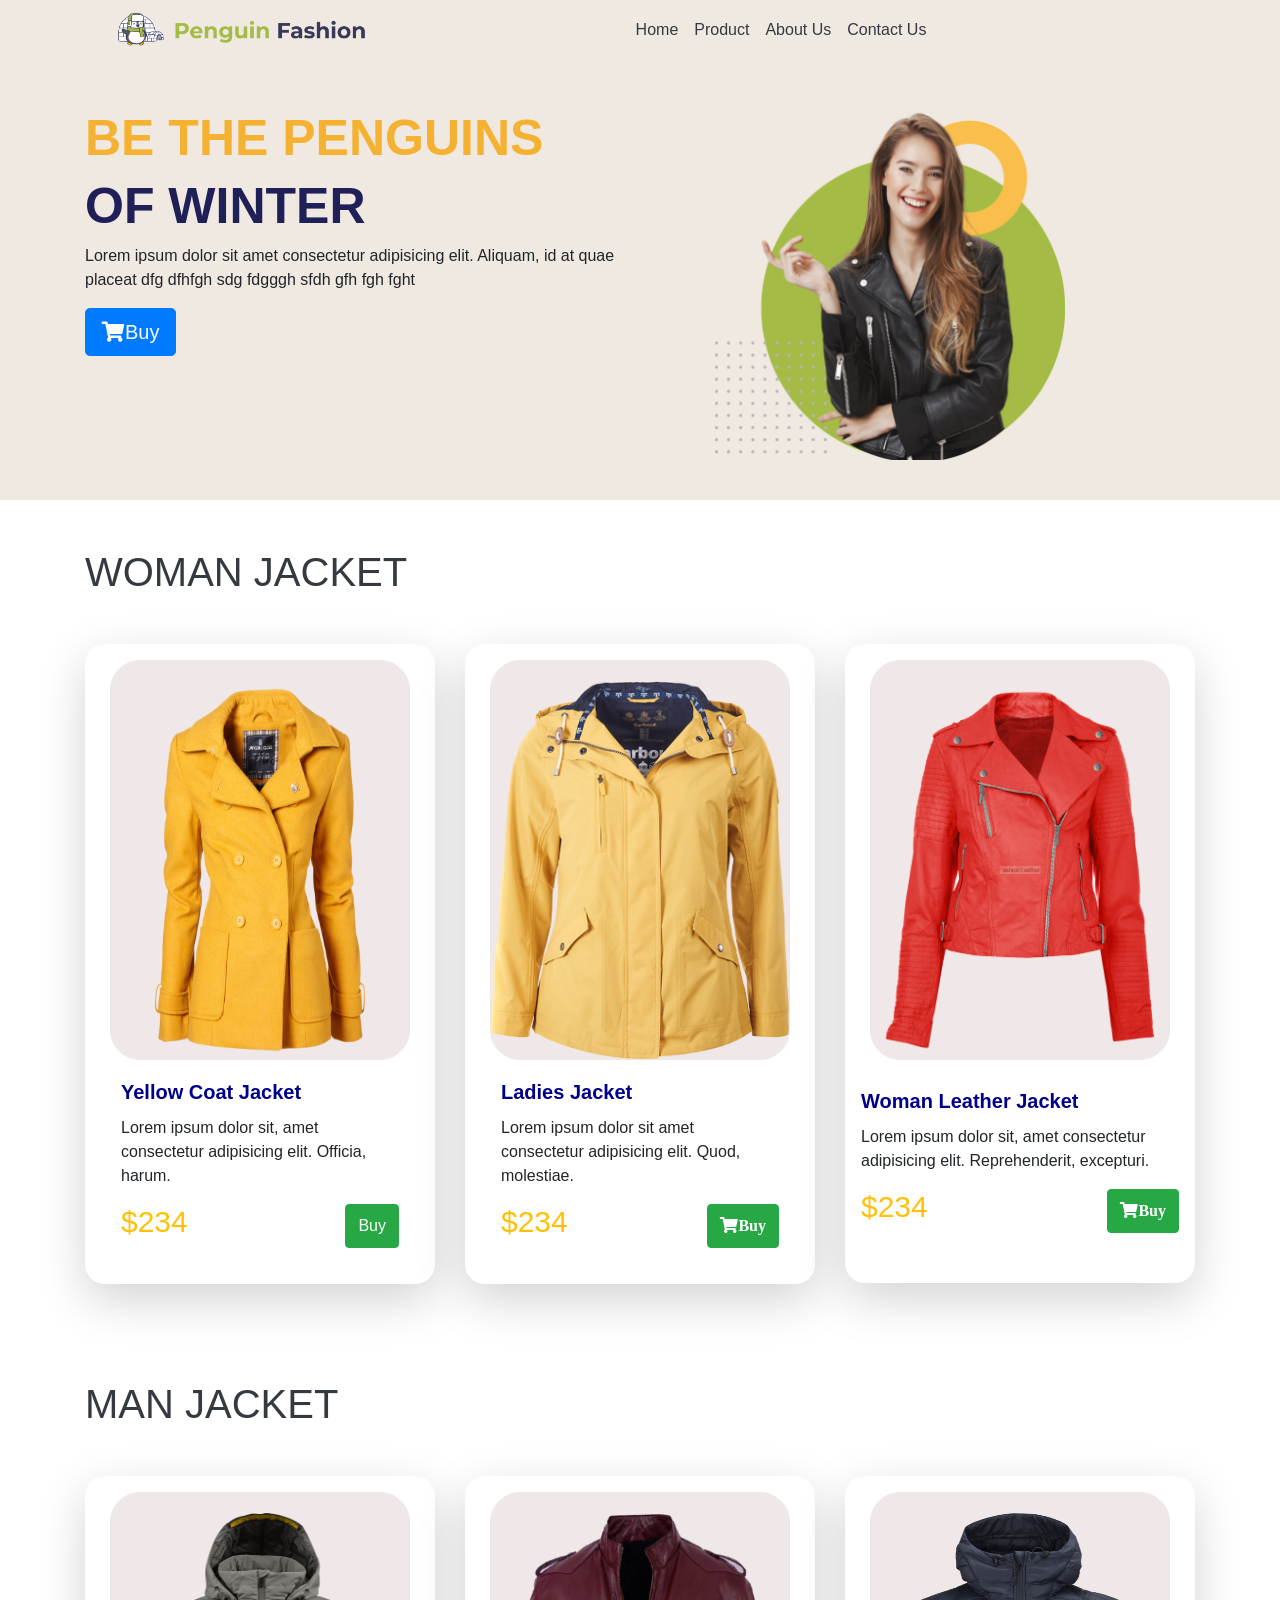
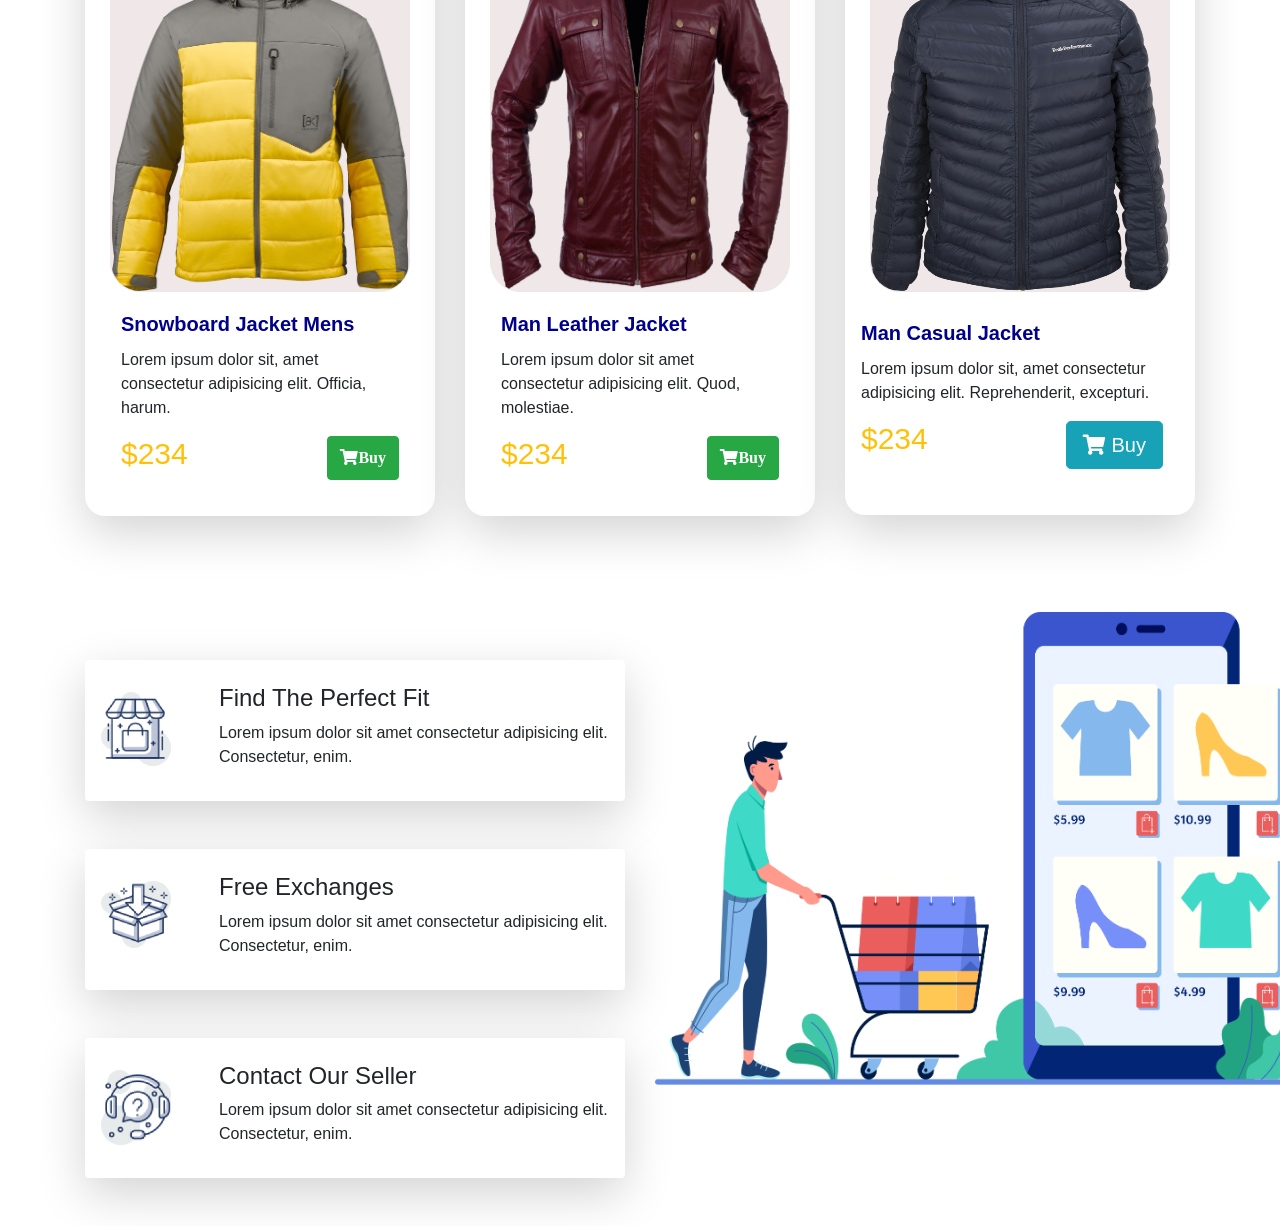
<file: index.html>
<!DOCTYPE html>
<html lang="en">
<head>
    <meta charset="UTF-8">
    <meta name="viewport" content="width=device-width, initial-scale=1.0">
    <title>Punguins</title>
    <link rel="stylesheet" href="css/bootstrap.min.css">
    <link rel="preconnect" href="https://fonts.gstatic.com">
    <link rel="stylesheet" href="https://cdn.jsdelivr.net/npm/bootstrap@4.5.3/dist/css/bootstrap.min.css" integrity="sha384-TX8t27EcRE3e/ihU7zmQxVncDAy5uIKz4rEkgIXeMed4M0jlfIDPvg6uqKI2xXr2" crossorigin="anonymous">
    <link rel="stylesheet" href="https://use.fontawesome.com/releases/v5.15.1/css/all.css" integrity="sha384-vp86vTRFVJgpjF9jiIGPEEqYqlDwgyBgEF109VFjmqGmIY/Y4HV4d3Gp2irVfcrp" crossorigin="anonymous">
    <link rel="stylesheet" href="style.css">
    <link rel="shortcut icon" href="images2/pg (1).png" type="image/x-icon">
</head>
<body>
    <header class="head-sec">
        <nav class="navbar navbar-expand-lg container ">
            <div class="container-fluid">
              <a class="navbar-brand" href="#">
                  <img class="head-img ml-3" src="images2/pg (1).png" alt="">
              </a>
              <button class="navbar-toggler" type="button" data-bs-toggle="collapse" data-bs-target="#navbarNavAltMarkup" aria-controls="navbarNavAltMarkup" aria-expanded="false" aria-label="Toggle navigation">
                <span class="navbar-toggler-icon"><i class="fas fa-align-justify"></i></span>
              </button>
              <div class="collapse navbar-collapse" id="navbarNavAltMarkup p-2">
                <div class="navbar-nav m-auto navw ">
                  <a class="nav-link text-dark " aria-current="page" href="#">Home</a>
                  <a class="nav-link text-dark" href="#">Product</a>
                  <a class="nav-link text-dark " href="#">About Us</a>
                  <a class="nav-link text-dark " href="#" >Contact Us</a>
                </div>
              </div>
            </div>
          </nav>
          <section class="container mt-5 ">
              <div class="row d-flex justify-content-center gx-3 ">
                <div class="col-lg-6 col-sm-12 ">
                  <h1 class="head-text">BE THE PENGUINS</h1>
                  <h1 class="head3">OF WINTER</h1>
                  <P>Lorem ipsum dolor sit amet consectetur adipisicing elit. Aliquam, id at quae placeat dfg dfhfgh sdg fdgggh  sfdh gfh  fgh fght </P>
                  <button class="btn btn-lg btn-primary "><i class="fas fa-shopping-cart"></i>Buy</button>
                </div>
                <div class="col-lg-6 col-sm-12">
                  <img class="head2" src="images2/bg.png" alt="">
                </div>
              </div>
          </section>
    </header>
    <main class="mt-5 section-bo">
      <h1 class="container text-dark ">WOMAN JACKET</h1>
      <section class="container mt-5 " >
        
        <div class="row row-cols-1 row-cols-md-3 g-4 ">
          <div class="col-sm-12  ">
            <div class="card h-80  card-jacket shadow-lg p-3 mb-5 bg-white ">
              <img class="card-img" src="images2/ladies.png" class="card-img-top" alt="...">
              <div class="card-body">
                <h5 class="card-title card-ti">Yellow Coat Jacket</h5>
                <p class="card-text">Lorem ipsum dolor sit, amet consectetur adipisicing elit. Officia, harum.</p>
                <div class="price d-flex justify-content-between">
                  <h3 class="text-warning text2">$234</h3>
                <button class="btn btn-success">Buy</button>
                </div>
              </div>
             
            </div>
          </div>
          <div class="col-sm-12  ">
            <div class="card h-80 card-jacket shadow-lg p-3 mb-5 bg-white ">
              <img class="card-img" src="images2/yellow.png" class="card-img-top" alt="...">
              <div class="card-body">
                <h5 class="card-title card-ti">Ladies Jacket</h5>
                <p class="card-text">Lorem ipsum dolor sit amet consectetur adipisicing elit. Quod, molestiae.</p>
                <div class="price d-flex justify-content-between">
                  <h3 class="text-warning text2">$234</h3>
                <button class="btn btn-success"><i class="fas fa-shopping-cart ">Buy</i></button>
                </div>
              </div>
              
            </div>
          </div>
          <div class="col-sm-12 ">
            <div class="card  card-jacket shadow-lg p-3 mb-5 bg-white height ">
              <img class="card-img"  src="images2/image 15.png" class="card-img-top" alt="...">
                <h5 class="card-title card-ti last">Woman Leather Jacket</h5>
                <p class="card-text">Lorem ipsum dolor sit, amet consectetur adipisicing elit. Reprehenderit, excepturi.</p>
                <div class="price d-flex justify-content-between">
                  <h3 class="text-warning text2">$234</h3>
                <button class="btn btn-success"><i class="fas fa-shopping-cart ">Buy</i></button>
                </div>
              </div>
             
              </div>
            </div>
          </div>
        </div>
      </section>
      <h1 class="container text-dark mt-5">MAN JACKET</h1>
      <section class="container mt-5 " >
        
        <div class="row row-cols-1 row-cols-md-3 g-4 ">
          <div class="col-sm-12  ">
            <div class="card h-80 card-jacket shadow-lg p-3 mb-5 bg-white ">
              <img class="card-img" src="images2/image 11.png" class="card-img-top" alt="...">
              <div class="card-body">
                <h5 class="card-title card-ti">Snowboard Jacket Mens</h5>
                <p class="card-text">Lorem ipsum dolor sit, amet consectetur adipisicing elit. Officia, harum.</p>
                <div class="price d-flex justify-content-between">
                  <h3 class="text-warning text2">$234</h3>
                <button class="btn btn-success "><i class="fas fa-shopping-cart ">Buy</i></button>
                </div>
              </div>
             
            </div>
          </div>
          <div class="col-sm-12  ">
            <div class="card h-80 card-jacket shadow-lg p-3 mb-5 bg-white ">
              <img class="card-img" src="images2/vippng 1.png" class="card-img-top" alt="...">
              <div class="card-body">
                <h5 class="card-title card-ti">Man Leather Jacket</h5>
                <p class="card-text">Lorem ipsum dolor sit amet consectetur adipisicing elit. Quod, molestiae.</p>
                <div class="price d-flex justify-content-between">
                  <h3 class="text-warning text2">$234</h3>
                <button class="btn btn-success"><i class="fas fa-shopping-cart ">Buy</i></button>
                </div>
              </div>
              
            </div>
          </div>
          <div class="col-sm-12 ">
            <div  class="card   card-jacket shadow-lg p-3 mb-5 bg-white card-work height ">
              <img class="card-img"  src="images2/toppng 1.png" class="card-img-top" alt="...">
                <h5  class="card-title card-ti last">Man Casual Jacket</h5>
                <p class="card-text">Lorem ipsum dolor sit, amet consectetur adipisicing elit. Reprehenderit, excepturi.</p>
                <div class="price d-flex justify-content-between">
                  <h3 class="text-warning text2">$234</h3>
                  <button class="btn btn-lg btn-info mr-3 text-white"> <i class="fas fa-shopping-cart  "></i> Buy </button>
                </div>
              </div>
             
              </div>
            </div>
          </div>
        </div>
      </section>
      <section class="mt-5 container">
        <div class="row">
          <div class="col-6 ">
           <div class="media  p-2 mt-5 shadow-lg p-3 mb-5 bg-white rounded ">
               <img style="width: 70px;" class="mr-5 mt-3" src="images2/pg (4).png" alt="">
               <div class="media-body">
                   <h4 class="mt-2">Find The Perfect Fit</h4>
                   <p>Lorem ipsum dolor sit amet consectetur adipisicing elit. Consectetur, enim.</p>
               </div>
           </div>
           <div class="media  p-2 mt-5 shadow-lg p-3 mb-5 bg-white rounded ">
               <img style="width: 70px;" class="mr-5 mt-3" src="images2/pg (5).png" alt="">
               <div class="media-body">
                   <h4 class="mt-2">Free Exchanges</h4>
                   <p>Lorem ipsum dolor sit amet consectetur adipisicing elit. Consectetur, enim.</p>
               </div>
           </div>
           <div class="media  p-2 mt-5 shadow-lg p-3 mb-5 bg-white rounded">
               <img style="width: 70px;" class="mr-5 mt-3" src="images2/pg (6).png" alt="">
               <div class="media-body">
                   <h4 class="mt-2">Contact Our Seller</h4>
                   <p>Lorem ipsum dolor sit amet consectetur adipisicing elit. Consectetur, enim.</p>
               </div>
           </div>
          </div>
          <div class="col-6 ">
           <img style="width: 800px;" src="images2/pg (8).png" alt="">
          </div>
      </div>
      </section>
    </main>


    





    <script src="css/bootstrap.bundle.min.js"></script>
</body>
</html>
</file>
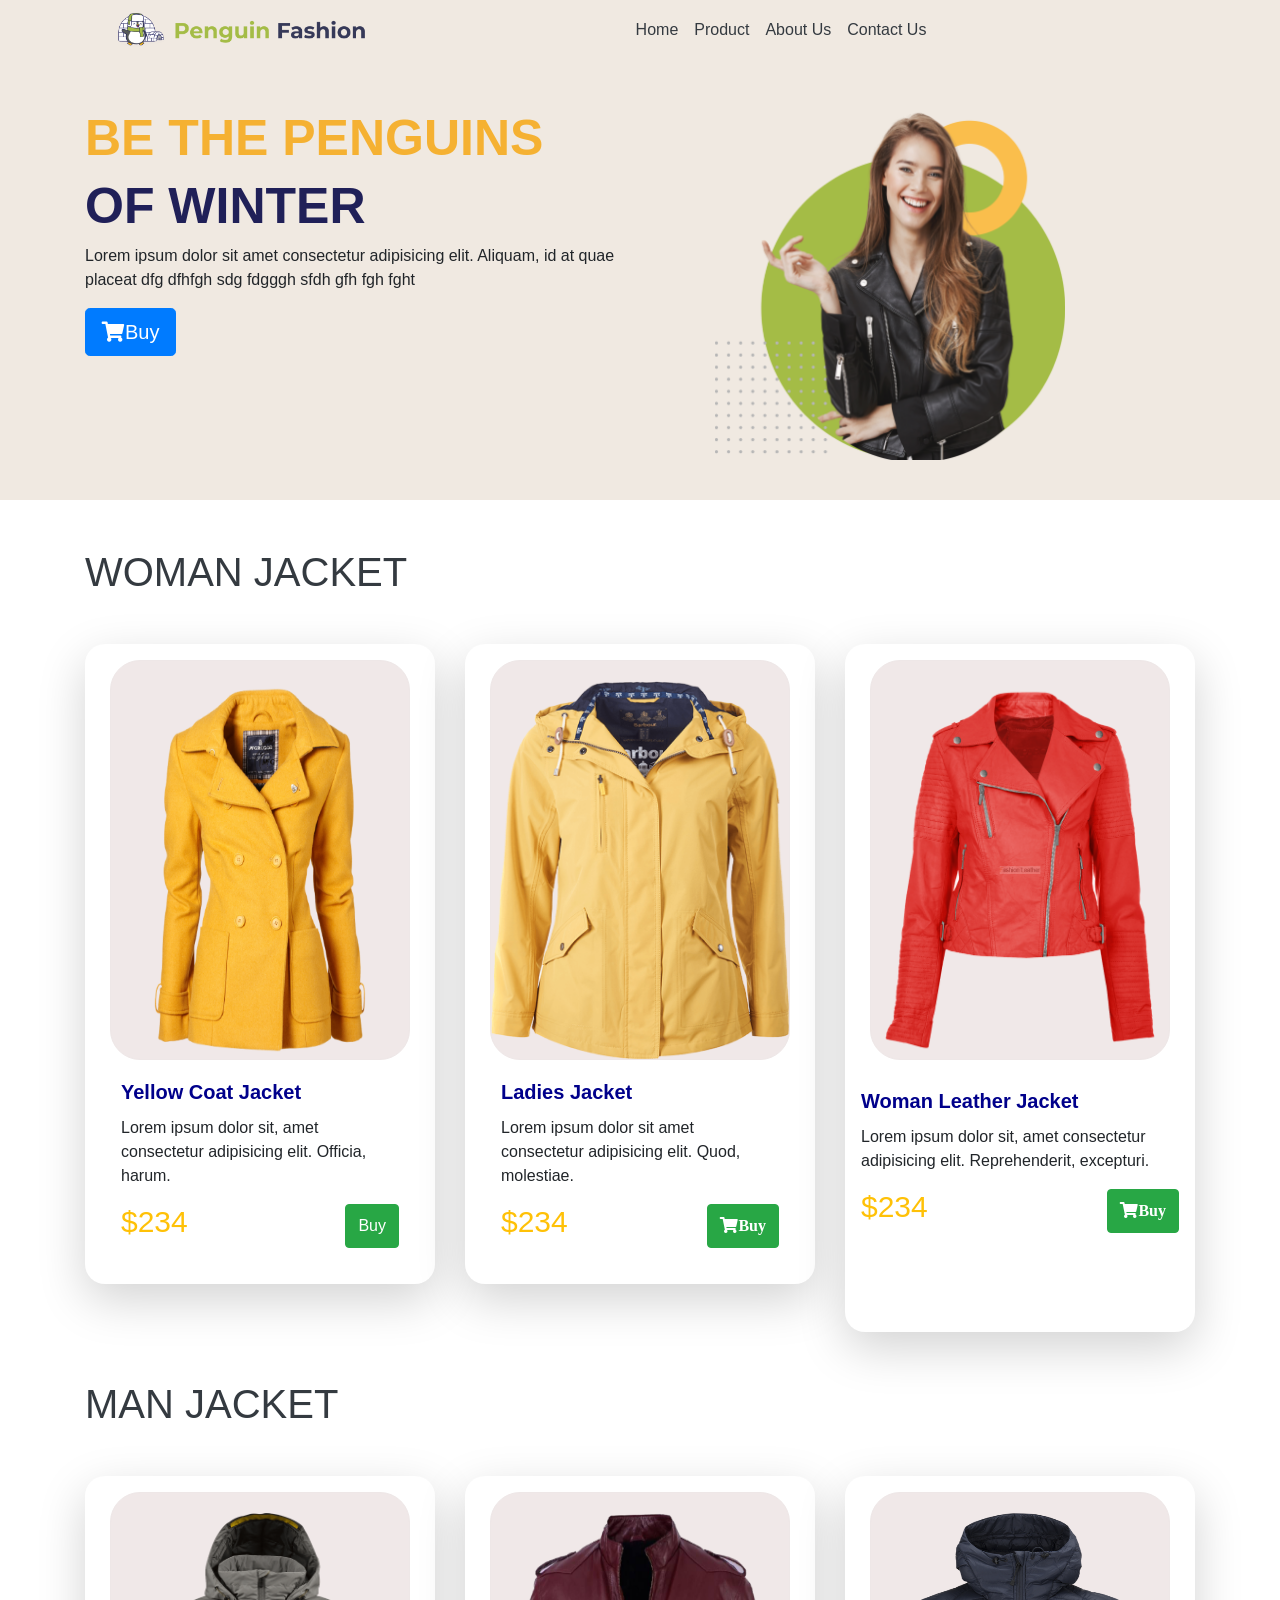
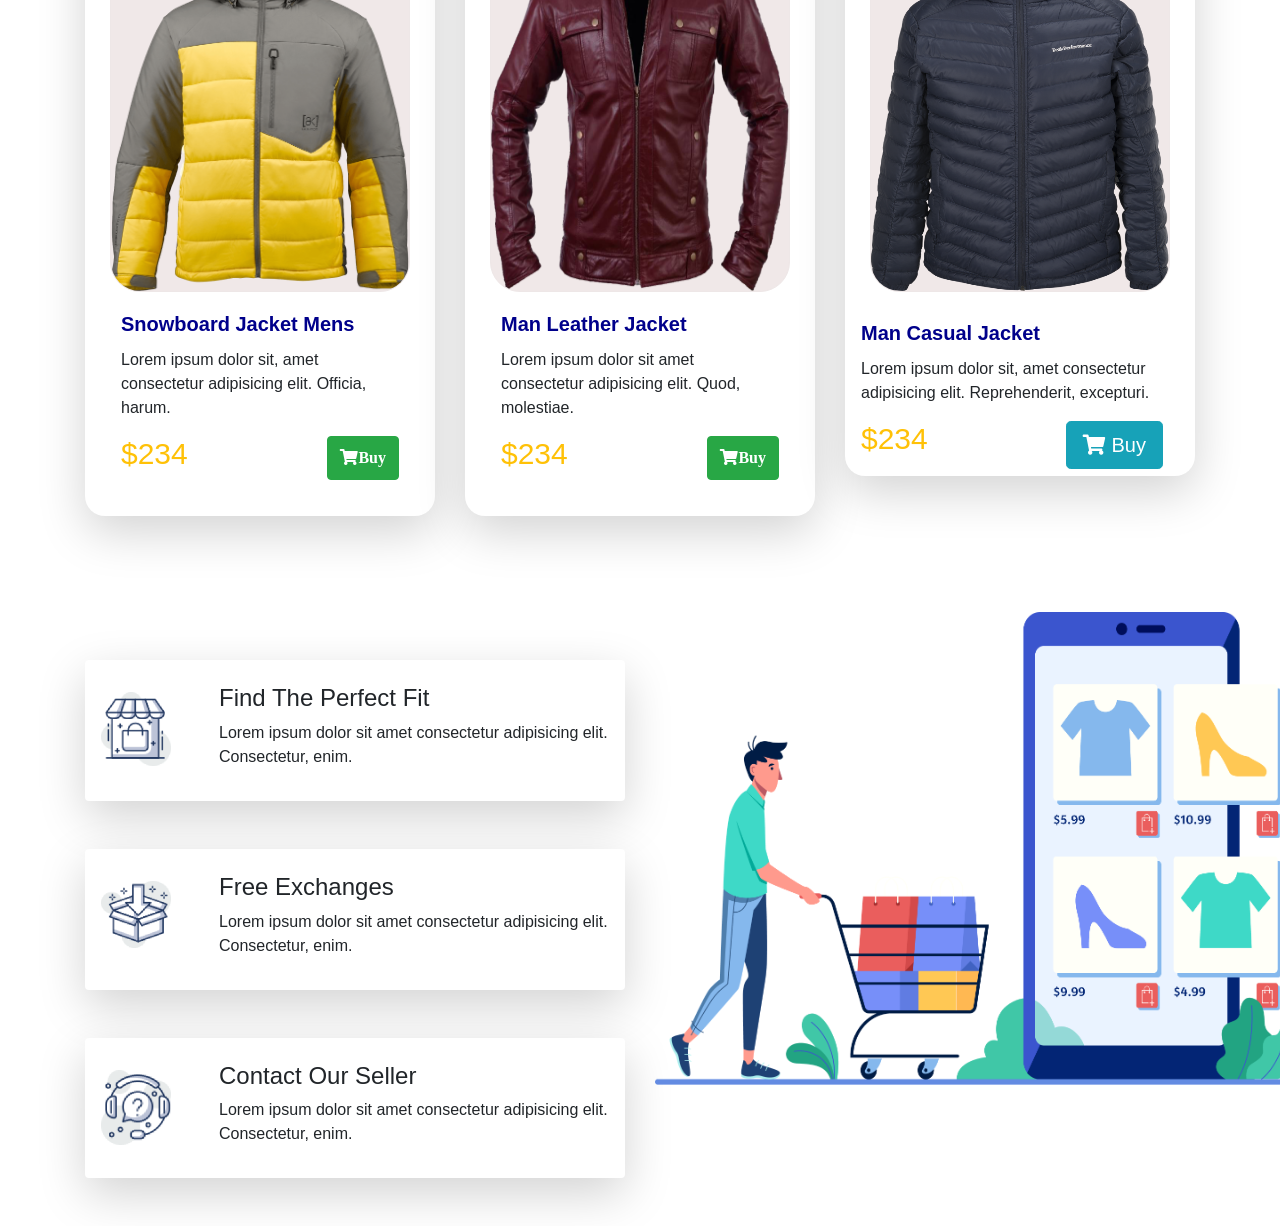
<file: pro3.html>
<!DOCTYPE html>
<html lang="en">
<head>
    <meta charset="UTF-8">
    <meta name="viewport" content="width=device-width, initial-scale=1.0">
    <title>Punguins</title>
    <link rel="stylesheet" href="css/bootstrap.min.css">
    <link rel="preconnect" href="https://fonts.gstatic.com">
    <link rel="stylesheet" href="https://cdn.jsdelivr.net/npm/bootstrap@4.5.3/dist/css/bootstrap.min.css" integrity="sha384-TX8t27EcRE3e/ihU7zmQxVncDAy5uIKz4rEkgIXeMed4M0jlfIDPvg6uqKI2xXr2" crossorigin="anonymous">
    <link rel="stylesheet" href="https://use.fontawesome.com/releases/v5.15.1/css/all.css" integrity="sha384-vp86vTRFVJgpjF9jiIGPEEqYqlDwgyBgEF109VFjmqGmIY/Y4HV4d3Gp2irVfcrp" crossorigin="anonymous">
    <link rel="stylesheet" href="style.css">
</head>
<body>
    <header class="head-sec">
        <nav class="navbar navbar-expand-lg container ">
            <div class="container-fluid">
              <a class="navbar-brand" href="#">
                  <img class="head-img ml-3" src="images2/pg (1).png" alt="">
              </a>
              <button class="navbar-toggler" type="button" data-bs-toggle="collapse" data-bs-target="#navbarNavAltMarkup" aria-controls="navbarNavAltMarkup" aria-expanded="false" aria-label="Toggle navigation">
                <span class="navbar-toggler-icon"><i class="fas fa-align-justify"></i></span>
              </button>
              <div class="collapse navbar-collapse" id="navbarNavAltMarkup p-2">
                <div class="navbar-nav m-auto navw ">
                  <a class="nav-link text-dark " aria-current="page" href="#">Home</a>
                  <a class="nav-link text-dark" href="#">Product</a>
                  <a class="nav-link text-dark " href="#">About Us</a>
                  <a class="nav-link text-dark " href="#" >Contact Us</a>
                </div>
              </div>
            </div>
          </nav>
          <section class="container mt-5 ">
              <div class="row d-flex justify-content-center gx-3 ">
                <div class="col-lg-6 col-sm-12 ">
                  <h1 class="head-text">BE THE PENGUINS</h1>
                  <h1 class="head3">OF WINTER</h1>
                  <P>Lorem ipsum dolor sit amet consectetur adipisicing elit. Aliquam, id at quae placeat dfg dfhfgh sdg fdgggh  sfdh gfh  fgh fght </P>
                  <button class="btn btn-lg btn-primary "><i class="fas fa-shopping-cart"></i>Buy</button>
                </div>
                <div class="col-lg-6 col-sm-12">
                  <img class="head2" src="images2/bg.png" alt="">
                </div>
              </div>
          </section>
    </header>
    <main class="mt-5 section-bo">
      <h1 class="container text-dark ">WOMAN JACKET</h1>
      <section class="container mt-5 " >
        
        <div class="row row-cols-1 row-cols-md-3 g-4 ">
          <div class="col-sm-12  ">
            <div class="card h-80  card-jacket shadow-lg p-3 mb-5 bg-white ">
              <img class="card-img" src="images2/ladies.png" class="card-img-top" alt="...">
              <div class="card-body">
                <h5 class="card-title card-ti">Yellow Coat Jacket</h5>
                <p class="card-text">Lorem ipsum dolor sit, amet consectetur adipisicing elit. Officia, harum.</p>
                <div class="price d-flex justify-content-between">
                  <h3 class="text-warning text2">$234</h3>
                <button class="btn btn-success">Buy</button>
                </div>
              </div>
             
            </div>
          </div>
          <div class="col-sm-12  ">
            <div class="card h-80 card-jacket shadow-lg p-3 mb-5 bg-white ">
              <img class="card-img" src="images2/yellow.png" class="card-img-top" alt="...">
              <div class="card-body">
                <h5 class="card-title card-ti">Ladies Jacket</h5>
                <p class="card-text">Lorem ipsum dolor sit amet consectetur adipisicing elit. Quod, molestiae.</p>
                <div class="price d-flex justify-content-between">
                  <h3 class="text-warning text2">$234</h3>
                <button class="btn btn-success"><i class="fas fa-shopping-cart ">Buy</i></button>
                </div>
              </div>
              
            </div>
          </div>
          <div class="col-sm-12 ">
            <div class="card h-100 card-jacket shadow-lg p-3 mb-5 bg-white ">
              <img class="card-img"  src="images2/image 15.png" class="card-img-top" alt="...">
                <h5 class="card-title card-ti last">Woman Leather Jacket</h5>
                <p class="card-text">Lorem ipsum dolor sit, amet consectetur adipisicing elit. Reprehenderit, excepturi.</p>
                <div class="price d-flex justify-content-between">
                  <h3 class="text-warning text2">$234</h3>
                <button class="btn btn-success"><i class="fas fa-shopping-cart ">Buy</i></button>
                </div>
              </div>
             
              </div>
            </div>
          </div>
        </div>
      </section>
      <h1 class="container text-dark mt-5">MAN JACKET</h1>
      <section class="container mt-5 " >
        
        <div class="row row-cols-1 row-cols-md-3 g-4 ">
          <div class="col-sm-12  ">
            <div class="card h-80 card-jacket shadow-lg p-3 mb-5 bg-white ">
              <img class="card-img" src="images2/image 11.png" class="card-img-top" alt="...">
              <div class="card-body">
                <h5 class="card-title card-ti">Snowboard Jacket Mens</h5>
                <p class="card-text">Lorem ipsum dolor sit, amet consectetur adipisicing elit. Officia, harum.</p>
                <div class="price d-flex justify-content-between">
                  <h3 class="text-warning text2">$234</h3>
                <button class="btn btn-success "><i class="fas fa-shopping-cart ">Buy</i></button>
                </div>
              </div>
             
            </div>
          </div>
          <div class="col-sm-12  ">
            <div class="card h-80 card-jacket shadow-lg p-3 mb-5 bg-white ">
              <img class="card-img" src="images2/vippng 1.png" class="card-img-top" alt="...">
              <div class="card-body">
                <h5 class="card-title card-ti">Man Leather Jacket</h5>
                <p class="card-text">Lorem ipsum dolor sit amet consectetur adipisicing elit. Quod, molestiae.</p>
                <div class="price d-flex justify-content-between">
                  <h3 class="text-warning text2">$234</h3>
                <button class="btn btn-success"><i class="fas fa-shopping-cart ">Buy</i></button>
                </div>
              </div>
              
            </div>
          </div>
          <div class="col-sm-12 ">
            <div  class="card   card-jacket shadow-lg p-3 mb-5 bg-white card-work ">
              <img class="card-img"  src="images2/toppng 1.png" class="card-img-top" alt="...">
                <h5  class="card-title card-ti last">Man Casual Jacket</h5>
                <p class="card-text">Lorem ipsum dolor sit, amet consectetur adipisicing elit. Reprehenderit, excepturi.</p>
                <div class="price d-flex justify-content-between">
                  <h3 class="text-warning text2">$234</h3>
                  <button class="btn btn-lg btn-info mr-3 text-white"> <i class="fas fa-shopping-cart  "></i> Buy </button>
                </div>
              </div>
             
              </div>
            </div>
          </div>
        </div>
      </section>
      <section class="mt-5 container">
        <div class="row">
          <div class="col-6 ">
           <div class="media  p-2 mt-5 shadow-lg p-3 mb-5 bg-white rounded ">
               <img style="width: 70px;" class="mr-5 mt-3" src="images2/pg (4).png" alt="">
               <div class="media-body">
                   <h4 class="mt-2">Find The Perfect Fit</h4>
                   <p>Lorem ipsum dolor sit amet consectetur adipisicing elit. Consectetur, enim.</p>
               </div>
           </div>
           <div class="media  p-2 mt-5 shadow-lg p-3 mb-5 bg-white rounded ">
               <img style="width: 70px;" class="mr-5 mt-3" src="images2/pg (5).png" alt="">
               <div class="media-body">
                   <h4 class="mt-2">Free Exchanges</h4>
                   <p>Lorem ipsum dolor sit amet consectetur adipisicing elit. Consectetur, enim.</p>
               </div>
           </div>
           <div class="media  p-2 mt-5 shadow-lg p-3 mb-5 bg-white rounded">
               <img style="width: 70px;" class="mr-5 mt-3" src="images2/pg (6).png" alt="">
               <div class="media-body">
                   <h4 class="mt-2">Contact Our Seller</h4>
                   <p>Lorem ipsum dolor sit amet consectetur adipisicing elit. Consectetur, enim.</p>
               </div>
           </div>
          </div>
          <div class="col-6 ">
           <img style="width: 800px;" src="images2/pg (8).png" alt="">
          </div>
      </div>
      </section>
    </main>


    





    <script src="css/bootstrap.bundle.min.js"></script>
</body>
</html>
</file>
<file: style.css>
body{
    font-family: 'Roboto', sans-serif;
}
.head-img{
    width: 250px;
    
}
.head2{
    width: 350px;
    margin-left: 60px;
}
.head-sec{
    background-color: rgb(240, 233, 225);
    height: 500px;
}
.card-img{
   padding-top: 20px;
    width: 300px;
    height: 400px;
    margin: 0 auto;
    border: 1px solid rgb(238, 231, 231);
    background-color: rgb(240, 232, 232);
    border-radius: 30px;
}
.text2{
    font-size: 30px;
}
.section-bo{
    border: none;
}
.card-jacket{
    border: 0;
    border-radius: 20px;
}
.head-text{
    color: rgba(245, 174, 41, 0.952);
    font-weight: bolder;
    font-size: 50px;
   
}
.head3{
    color: rgba(16, 16, 77, 0.931);
    font-weight: bold;
    font-size: 50px;
    
}
.card-ti{
    color: darkblue;
    font-weight: bold;
}
.last{
   margin-top: 29px;
}
.button{
    padding:10px 40px;
}
.selling{
    border-radius: 20px;
}
.card-work{
    height: 600px;
}
.height{
    height: 639px;
}
</file>
